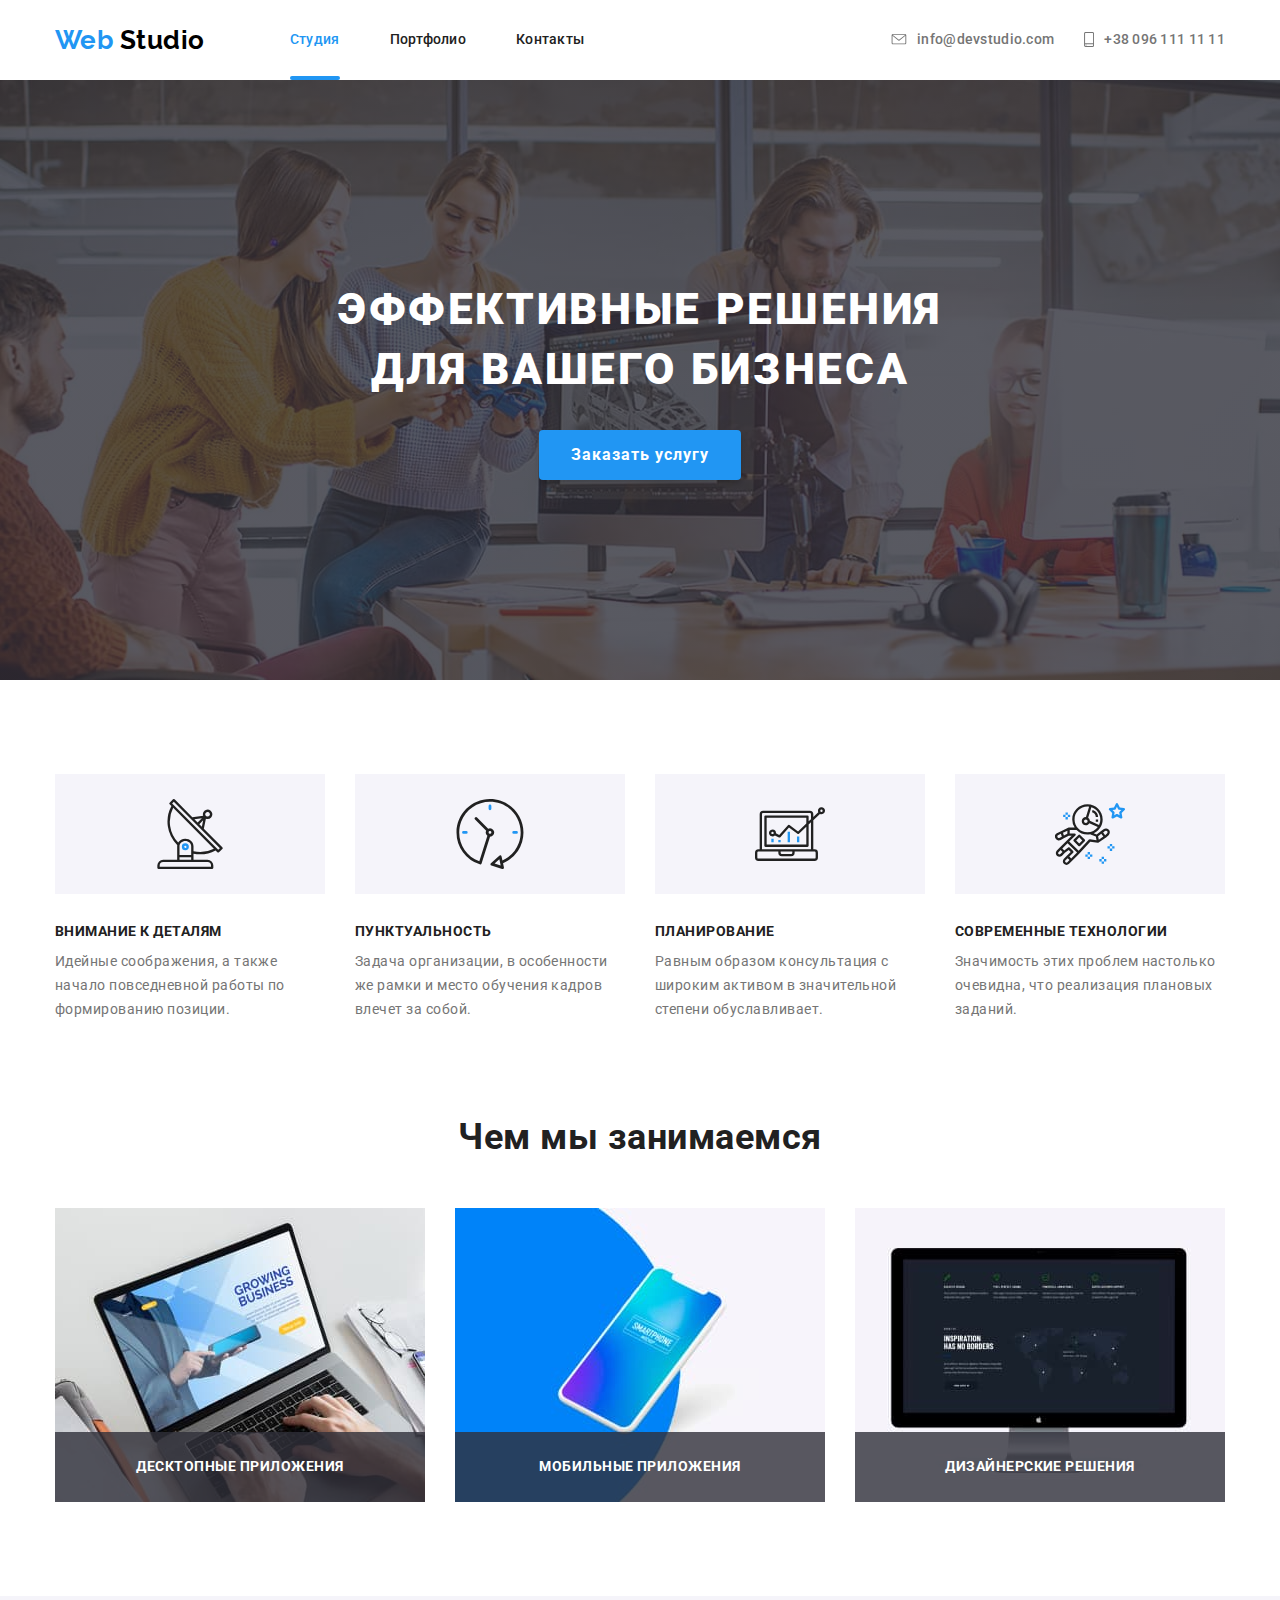
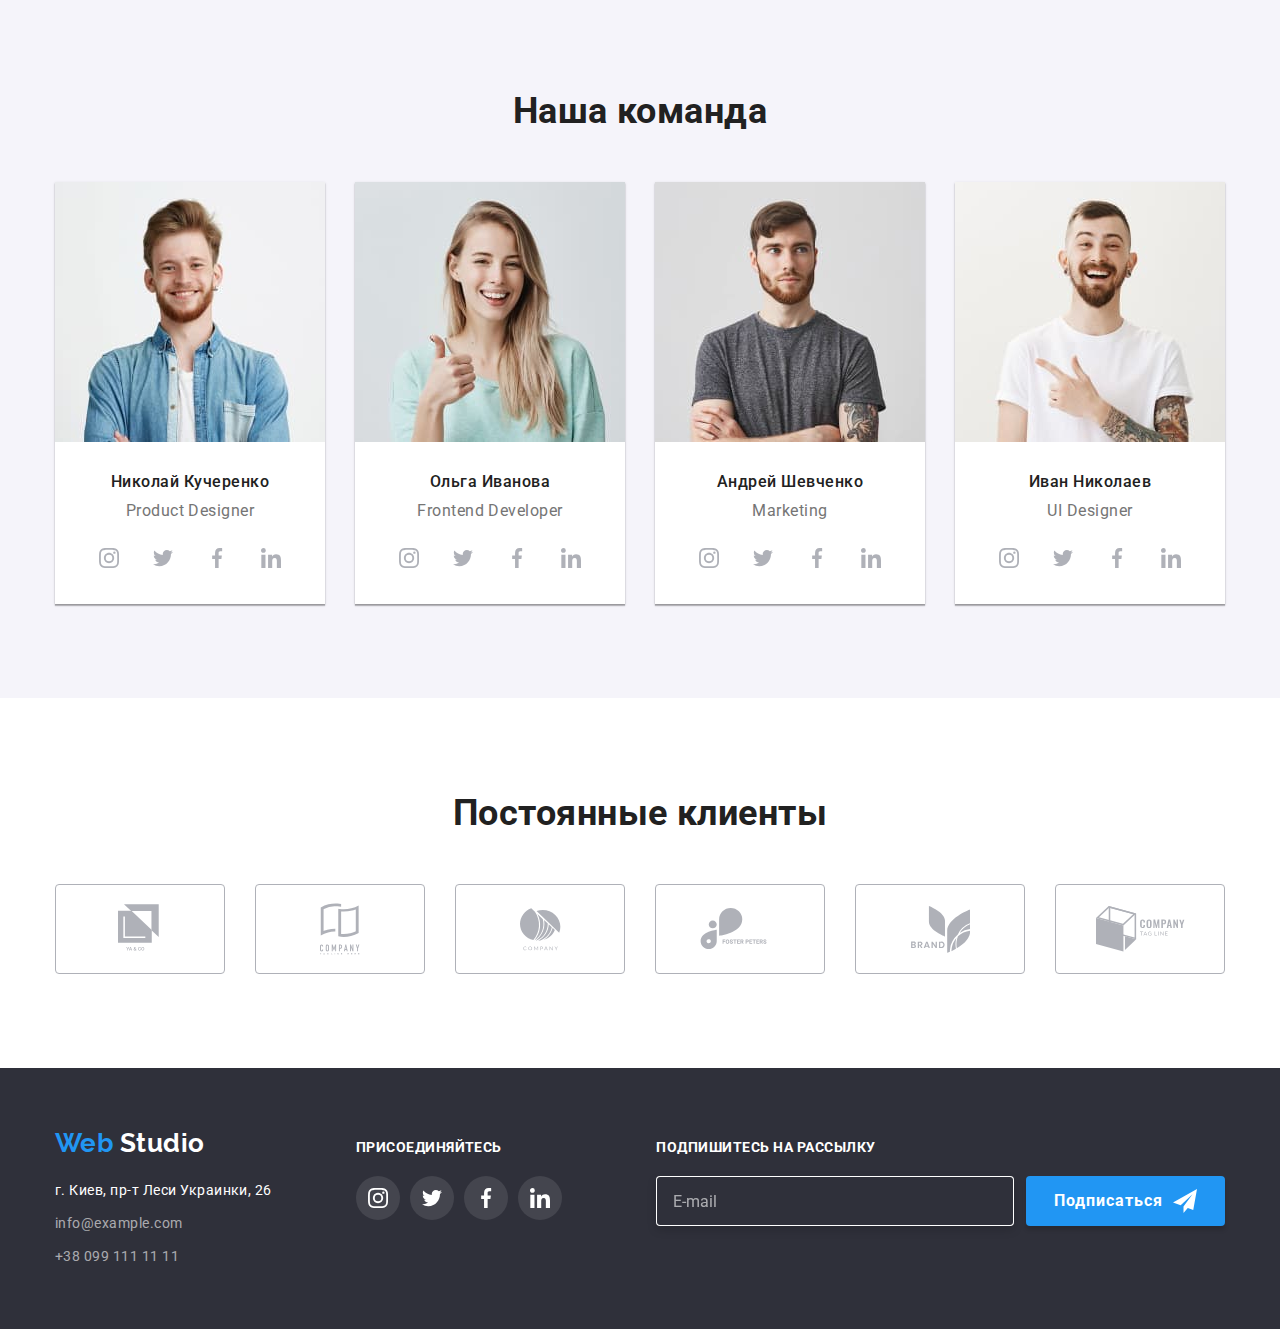
<file: index.html>
<!DOCTYPE html>
<html lang="ru">
  <head>
    <meta charset="UTF-8" />
    <meta name="viewport" content="width=device-width, initial-scale=1.0" />
    <title lang="en">Web Studio</title>
    <link
      href="https://fonts.googleapis.com/css2?family=Roboto:wght@400;500;700;900&display=swap"
      rel="stylesheet"
    />
    <link
      rel="stylesheet"
      href="https://cdnjs.cloudflare.com/ajax/libs/modern-normalize/0.7.0/modern-normalize.min.css"
    />
    <link rel="stylesheet" href="./css/styles.css" />
  </head>

  <body>
    <!-- Шапка сайта -->
    <header class="header">
      <div class="container">
        <nav class="navigation">
          <a class="logo link" id="logo" href="./index.html" lang="en">
            <span class="logo-accent">Web</span> Studio
          </a>

          <ul class="navigation-list list">
            <li class="navigation-list-item">
              <a
                class="navigation-list-item-link link current"
                href="./index.html"
                target="_blank"
                rel="noreferrer noopener"
                >Студия</a
              >
            </li>
            <li class="navigation-list-item">
              <a
                class="navigation-list-item-link link"
                href="./portfolio.html"
                target="_blank"
                rel="noreferrer noopener"
                >Портфолио</a
              >
            </li>
            <li class="navigation-list-item">
              <a
                class="navigation-list-item-link link"
                href=""
                target="_blank"
                rel="noreferrer noopener"
                >Контакты</a
              >
            </li>
          </ul>
        </nav>

        <ul class="header-address-list list">
          <li class="header-address-list-item">
            <address class="address">
              <a
                class="header-address-list-item-link link"
                href="mailto:info@devstudio.com"
                aria-label="Отправить письмо"
              >
                <svg class="icon-address envelope">
                  <use href="./images/sprite.svg#icon-envelope"></use>
                </svg>
                info@devstudio.com
              </a>
            </address>
          </li>
          <li class="header-address-list-item">
            <address class="address">
              <a
                class="header-address-list-item-link link"
                href="tel:+380961111111"
                aria-label="Позвонить"
              >
                <svg class="icon-address smartphone">
                  <use href="./images/sprite.svg#icon-smartphone"></use>
                </svg>
                +38 096 111 11 11
              </a>
            </address>
          </li>
        </ul>
      </div>
    </header>

    <main>
      <!-- Секция Герой -->
      <section class="hero">
        <div class="container">
          <h1 class="hero-title">
            Эффективные решения <br />
            для вашего бизнеса
          </h1>
          <button class="modal-btn" type="button" data-modal-open>
            Заказать услугу
          </button>
        </div>
      </section>

      <!-- Особенности -->
      <section class="features">
        <div class="container">
          <h2 class="visually-hidden">Особенности</h2>
          <ul class="features-list list">
            <li class="features-list-item">
              <div class="features-icon-box">
                <svg class="icon-features">
                  <use href="./images/sprite.svg#icon-antenna1"></use>
                </svg>
              </div>
              <h3 class="features-subtitle">Внимание к деталям</h3>
              <p class="features-description">
                Идейные соображения, а также начало повседневной работы по
                формированию позиции.
              </p>
            </li>

            <li class="features-list-item">
              <div class="features-icon-box">
                <svg class="icon-features">
                  <use href="./images/sprite.svg#icon-clock2"></use>
                </svg>
              </div>
              <h3 class="features-subtitle">Пунктуальность</h3>
              <p class="features-description">
                Задача организации, в особенности же рамки и место обучения
                кадров влечет за собой.
              </p>
            </li>

            <li class="features-list-item">
              <div class="features-icon-box">
                <svg class="icon-features">
                  <use href="./images/sprite.svg#icon-diagram3"></use>
                </svg>
              </div>
              <h3 class="features-subtitle">Планирование</h3>
              <p class="features-description">
                Равным образом консультация с широким активом в значительной
                степени обуславливает.
              </p>
            </li>

            <li class="features-list-item">
              <div class="features-icon-box">
                <svg class="icon-features">
                  <use href="./images/sprite.svg#icon-astronaut4"></use>
                </svg>
              </div>
              <h3 class="features-subtitle">Современные технологии</h3>
              <p class="features-description">
                Значимость этих проблем настолько очевидна, что реализация
                плановых заданий.
              </p>
            </li>
          </ul>
        </div>
      </section>

      <!-- Деятельность -->
      <section class="activity section">
        <div class="container">
          <h2 class="title">Чем мы занимаемся</h2>
          <ul class="activity-list list">
            <li class="activity-list-item">
              <img
                class="activity-list-item-img"
                src="./images/img-activity/activity-1.jpg"
                alt="Кто-то печатает на ноутбуке"
                width="370"
                height="294"
              />
              <p class="activity-list-item-description">
                Десктопные приложения
              </p>
            </li>

            <li class="activity-list-item">
              <img
                class="activity-list-item-img"
                src="./images/img-activity/activity-2.jpg"
                alt="Смартфон на бело-голубом фоне"
                width="370"
                height="294"
              />
              <p class="activity-list-item-description">Мобильные приложения</p>
            </li>

            <li class="activity-list-item">
              <img
                class="activity-list-item-img"
                src="./images/img-activity/activity-3.jpg"
                alt="Монитор"
                width="370"
                height="294"
              />
              <p class="activity-list-item-description">Дизайнерские решения</p>
            </li>
          </ul>
        </div>
      </section>

      <!-- Команда -->
      <section class="team section">
        <div class="container">
          <h2 class="title">Наша команда</h2>
          <ul class="team-list list">
            <li class="team-list-item">
              <img
                class="team-list-item-img"
                src="./images/img-team/worker-1.jpg"
                alt="Участник команды"
                width="270"
                height="260"
              />
              <div class="team-list-item-info">
                <h3 class="team-list-item-name">
                  Николай Кучеренко
                </h3>
                <p class="team-list-item-position" lang="en">
                  Product Designer
                </p>
                <ul class="social-list list">
                  <li class="social-list-item">
                    <a
                      class="social-list-item-link link"
                      href=""
                      aria-label="Инстаграм"
                    >
                      <svg class="social-list-icon">
                        <use href="./images/sprite.svg#icon-instagram"></use>
                      </svg>
                    </a>
                  </li>
                  <li class="social-list-item">
                    <a
                      class="social-list-item-link link"
                      href=""
                      aria-label="Твиттер"
                    >
                      <svg class="social-list-icon">
                        <use href="./images/sprite.svg#icon-twitter"></use>
                      </svg>
                    </a>
                  </li>
                  <li class="social-list-item">
                    <a
                      class="social-list-item-link link"
                      href=""
                      aria-label="Фейсбук"
                    >
                      <svg class="social-list-icon">
                        <use href="./images/sprite.svg#icon-facebook"></use>
                      </svg>
                    </a>
                  </li>
                  <li class="social-list-item">
                    <a
                      class="social-list-item-link link"
                      href=""
                      aria-label="Линкедин"
                    >
                      <svg class="social-list-icon">
                        <use href="./images/sprite.svg#icon-linkedin"></use>
                      </svg>
                    </a>
                  </li>
                </ul>
              </div>
            </li>

            <li class="team-list-item">
              <img
                class="team-list-item-img"
                src="./images/img-team/worker-2.jpg"
                alt="Участник команды"
                width="270"
                height="260"
              />
              <div class="team-list-item-info">
                <h3 class="team-list-item-name">Ольга Иванова</h3>
                <p class="team-list-item-position" lang="en">
                  Frontend Developer
                </p>
                <ul class="social-list list">
                  <li class="social-list-item">
                    <a
                      class="social-list-item-link link"
                      href=""
                      aria-label="Инстаграм"
                    >
                      <svg class="social-list-icon">
                        <use href="./images/sprite.svg#icon-instagram"></use>
                      </svg>
                    </a>
                  </li>
                  <li class="social-list-item">
                    <a
                      class="social-list-item-link link"
                      href=""
                      aria-label="Твиттер"
                    >
                      <svg class="social-list-icon">
                        <use href="./images/sprite.svg#icon-twitter"></use>
                      </svg>
                    </a>
                  </li>
                  <li class="social-list-item">
                    <a
                      class="social-list-item-link link"
                      href=""
                      aria-label="Фейсбук"
                    >
                      <svg class="social-list-icon">
                        <use href="./images/sprite.svg#icon-facebook"></use>
                      </svg>
                    </a>
                  </li>
                  <li class="social-list-item">
                    <a
                      class="social-list-item-link link"
                      href=""
                      aria-label="Линкедин"
                    >
                      <svg class="social-list-icon">
                        <use href="./images/sprite.svg#icon-linkedin"></use>
                      </svg>
                    </a>
                  </li>
                </ul>
              </div>
            </li>

            <li class="team-list-item">
              <img
                class="team-list-item-img"
                src="./images/img-team/worker-3.jpg"
                alt="Участник команды"
                width="270"
                height="260"
              />
              <div class="team-list-item-info">
                <h3 class="team-list-item-name">Андрей Шевченко</h3>
                <p class="team-list-item-position" lang="en">Marketing</p>
                <ul class="social-list list">
                  <li class="social-list-item">
                    <a
                      class="social-list-item-link link"
                      href=""
                      aria-label="Инстаграм"
                    >
                      <svg class="social-list-icon">
                        <use href="./images/sprite.svg#icon-instagram"></use>
                      </svg>
                    </a>
                  </li>
                  <li class="social-list-item">
                    <a
                      class="social-list-item-link link"
                      href=""
                      aria-label="Твиттер"
                    >
                      <svg class="social-list-icon">
                        <use href="./images/sprite.svg#icon-twitter"></use>
                      </svg>
                    </a>
                  </li>
                  <li class="social-list-item">
                    <a
                      class="social-list-item-link link"
                      href=""
                      aria-label="Фейсбук"
                    >
                      <svg class="social-list-icon">
                        <use href="./images/sprite.svg#icon-facebook"></use>
                      </svg>
                    </a>
                  </li>
                  <li class="social-list-item">
                    <a
                      class="social-list-item-link link"
                      href=""
                      aria-label="Линкедин"
                    >
                      <svg class="social-list-icon">
                        <use href="./images/sprite.svg#icon-linkedin"></use>
                      </svg>
                    </a>
                  </li>
                </ul>
              </div>
            </li>

            <li class="team-list-item">
              <img
                class="team-list-item-img"
                src="./images/img-team/worker-4.jpg"
                alt="Участник команды"
                width="270"
                height="260"
              />
              <div class="team-list-item-info">
                <h3 class="team-list-item-name">Иван Николаев</h3>
                <p class="team-list-item-position" lang="en">UI Designer</p>
                <ul class="social-list list">
                  <li class="social-list-item">
                    <a
                      class="social-list-item-link link"
                      href=""
                      aria-label="Инстаграм"
                    >
                      <svg class="social-list-icon">
                        <use href="./images/sprite.svg#icon-instagram"></use>
                      </svg>
                    </a>
                  </li>
                  <li class="social-list-item">
                    <a
                      class="social-list-item-link link"
                      href=""
                      aria-label="Твиттер"
                    >
                      <svg class="social-list-icon">
                        <use href="./images/sprite.svg#icon-twitter"></use>
                      </svg>
                    </a>
                  </li>
                  <li class="social-list-item">
                    <a
                      class="social-list-item-link link"
                      href=""
                      aria-label="Фейсбук"
                    >
                      <svg class="social-list-icon">
                        <use href="./images/sprite.svg#icon-facebook"></use>
                      </svg>
                    </a>
                  </li>
                  <li class="social-list-item">
                    <a
                      class="social-list-item-link link"
                      href=""
                      aria-label="Линкедин"
                    >
                      <svg class="social-list-icon">
                        <use href="./images/sprite.svg#icon-linkedin"></use>
                      </svg>
                    </a>
                  </li>
                </ul>
              </div>
            </li>
          </ul>
        </div>
      </section>

      <!-- Постоянные клиенты -->
      <section class="customers section">
        <div class="container">
          <h2 class="title">Постоянные клиенты</h2>
          <ul class="customers-list list">
            <li class="customers-list-item">
              <a
                class="customers-list-item-link link"
                href=""
                target="_blank"
                rel="noreferrer noopener"
                aria-label="Перейти на страницу клиента"
              >
                <svg class="icon-client-logo" width="45" height="50">
                  <use href="./images/sprite.svg#icon-client-logo-1"></use>
                </svg>
              </a>
            </li>

            <li class="customers-list-item">
              <a
                class="customers-list-item-link link"
                href=""
                target="_blank"
                rel="noreferrer noopener"
                aria-label="Перейти на страницу клиента"
              >
                <svg class="icon-client-logo" width="40" height="52">
                  <use href="./images/sprite.svg#icon-client-logo-2"></use>
                </svg>
              </a>
            </li>

            <li class="customers-list-item">
              <a
                class="customers-list-item-link link"
                href=""
                target="_blank"
                rel="noreferrer noopener"
                aria-label="Перейти на страницу клиента"
              >
                <svg class="icon-client-logo" width="41" height="43">
                  <use href="./images/sprite.svg#icon-client-logo-3"></use>
                </svg>
              </a>
            </li>

            <li class="customers-list-item">
              <a
                class="customers-list-item-link link"
                href=""
                target="_blank"
                rel="noreferrer noopener"
                aria-label="Перейти на страницу клиента"
              >
                <svg class="icon-client-logo" width="80" height="42">
                  <use href="./images/sprite.svg#icon-client-logo-4"></use>
                </svg>
              </a>
            </li>

            <li class="customers-list-item">
              <a
                class="customers-list-item-link link"
                href=""
                target="_blank"
                rel="noreferrer noopener"
                aria-label="Перейти на страницу клиента"
              >
                <svg class="icon-client-logo" width="59" height="47">
                  <use href="./images/sprite.svg#icon-client-logo-5"></use>
                </svg>
              </a>
            </li>

            <li class="customers-list-item">
              <a
                class="customers-list-item-link link"
                href=""
                target="_blank"
                rel="noreferrer noopener"
                aria-label="Перейти на страницу клиента"
              >
                <svg class="icon-client-logo" width="89" height="46">
                  <use href="./images/sprite.svg#icon-client-logo-6"></use>
                </svg>
              </a>
            </li>
          </ul>
        </div>
      </section>
    </main>

    <!-- Подвал -->
    <footer class="footer">
      <div class="container">
        <div class="footer-address-container holder">
          <a class="logo inverse link" href="#logo" lang="en">
            <span class="logo-accent">Web</span> Studio
          </a>
          <ul class="footer-address-list list">
            <li class="footer-address-list-item">
              <address class="address">
                <a
                  class="footer-address-list-item-link location link"
                  href="https://goo.gl/maps/a66H3d7SXyRUabzh9"
                  target="_blank"
                  rel="noreferrer noopener"
                >
                  г. Киев, пр-т Леси Украинки, 26
                </a>
              </address>
            </li>
            <li class="footer-address-list-item">
              <address class="address">
                <a
                  class="footer-address-list-item-link link"
                  href="mailto:info@example.com"
                  >info@example.com</a
                >
              </address>
            </li>
            <li class="footer-address-list-item">
              <address class="address">
                <a
                  class="footer-address-list-item-link link"
                  href="tel:+380991111111"
                  >+38 099 111 11 11</a
                >
              </address>
            </li>
          </ul>
        </div>

        <div class="footer-social-list-container holder">
          <b class="text">присоединяйтесь</b>
          <ul class="social-list list">
            <li class="social-list-item">
              <a
                class="social-list-item-link link"
                href=""
                aria-label="Инстаграм"
              >
                <svg class="social-list-icon">
                  <use href="./images/sprite.svg#icon-instagram"></use>
                </svg>
              </a>
            </li>
            <li class="social-list-item">
              <a
                class="social-list-item-link link"
                href=""
                aria-label="Твиттер"
              >
                <svg class="social-list-icon">
                  <use href="./images/sprite.svg#icon-twitter"></use>
                </svg>
              </a>
            </li>
            <li class="social-list-item">
              <a
                class="social-list-item-link link"
                href=""
                aria-label="Фейсбук"
              >
                <svg class="social-list-icon">
                  <use href="./images/sprite.svg#icon-facebook"></use>
                </svg>
              </a>
            </li>
            <li class="social-list-item">
              <a
                class="social-list-item-link link"
                href=""
                aria-label="Линкедин"
              >
                <svg class="social-list-icon">
                  <use href="./images/sprite.svg#icon-linkedin"></use>
                </svg>
              </a>
            </li>
          </ul>
        </div>

        <div class="footer-form-container holder">
          <b class="text">подпишитесь на рассылку</b>
          <form class="footer-form">
            <input
              class="footer-form-input"
              type="email"
              name="email"
              placeholder="E-mail"
              required
            />
            <button class="modal-btn" type="submit">
              <span class="subscribe">Подписаться</span>
              <svg class="icon-send" width="24" height="24">
                <use href="./images/sprite.svg#icon-send"></use>
              </svg>
            </button>
          </form>
        </div>
      </div>
    </footer>

    <!-- Модальное окно -->
    <div class="backdrop is-hidden" data-modal>
      <div class="modal">
        <button class="button-close" type="button" data-modal-close>
          <svg class="modal-form-icon-close" width="18" height="18">
            <use href="./images/sprite.svg#icon-close"></use>
          </svg>
        </button>

        <form action="#" class="modal-form">
          <b class="modal-form-text">
            Оставьте свои данные, мы вам перезвоним
          </b>

          <div class="form-field">
            <input
              class="modal-form-input"
              type="text"
              name="user-name"
              id="user-name"
              placeholder=" "
              required
            />
            <label class="modal-form-label" for="user-name">Имя</label>
            <svg class="modal-form-icon">
              <use href="./images/sprite.svg#icon-person"></use>
            </svg>
          </div>

          <div class="form-field">
            <input
              class="modal-form-input"
              type="tel"
              name="user-phone"
              id="user-phone"
              placeholder=" "
              required
            />
            <label class="modal-form-label" for="user-phone">Телефон</label>
            <svg class="modal-form-icon">
              <use href="./images/sprite.svg#icon-phone"></use>
            </svg>
          </div>

          <div class="form-field">
            <input
              class="modal-form-input"
              type="email"
              name="user-email"
              id="user-email"
              placeholder=" "
              required
            />
            <label class="modal-form-label" for="user-email">Почта</label>
            <svg class="modal-form-icon">
              <use href="./images/sprite.svg#icon-email"></use>
            </svg>
          </div>

          <div class="form-field-message">
            <textarea
              class="modal-form-message"
              name="user-message"
              id="user-message"
              placeholder=" "
            ></textarea>
            <label class="modal-message-label" for="user-message"
              >Комментарий</label
            >
          </div>

          <label class="modal-form-policy-label">
            <input
              class="modal-form-policy-input visually-hidden"
              type="checkbox"
              name="policy"
              value="accept-policy"
              required
            />
            <span class="modal-form-policy-icon-span">
              <svg class="modal-form-policy-icon" width="16" height="15">
                <use href="./images/sprite.svg#icon-check"></use>
              </svg>
            </span>
            <span class="modal-form-policy-desc"
              >Соглашаюсь с рассылкой и принимаю
              <a class="modal-form-policy-link" href="">Условия договора</a>
            </span>
          </label>

          <button class="form-btn modal-btn" type="submit">Отправить</button>
        </form>
      </div>
    </div>

    <script src="./js/modal.js"></script>
  </body>
</html>
</file>
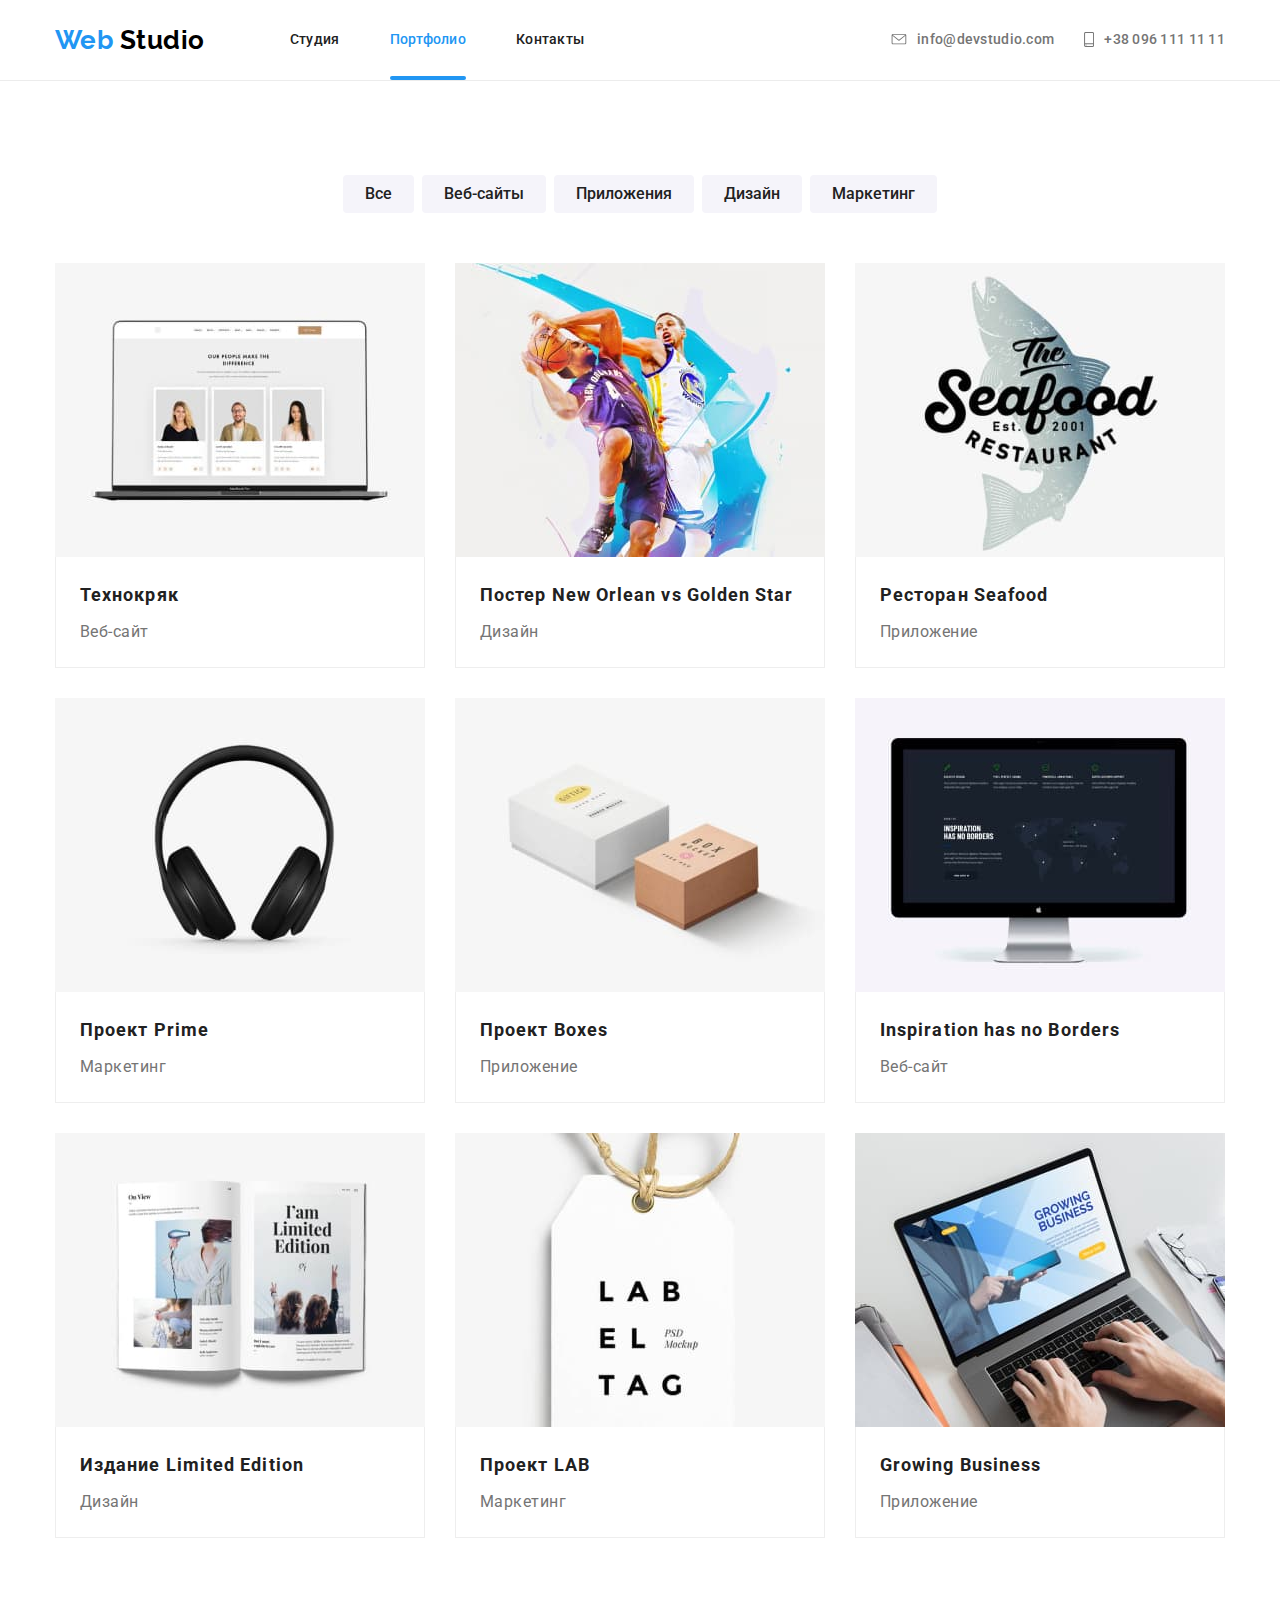
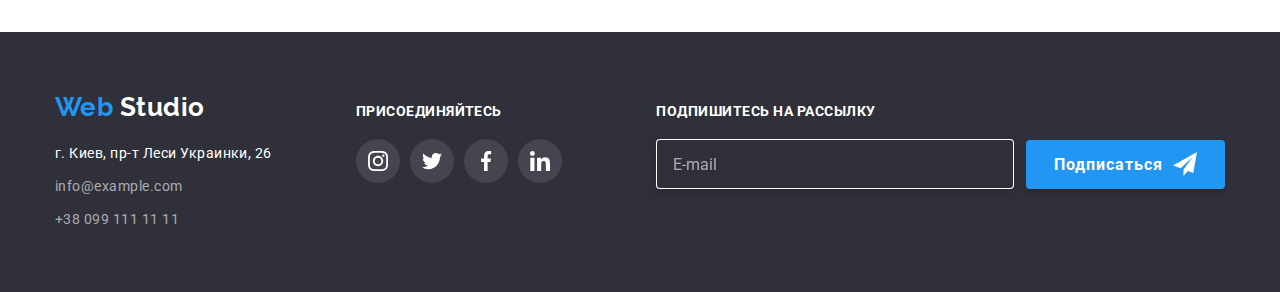
<file: portfolio.html>
<!DOCTYPE html>
<html lang="ru">
  <head>
    <meta charset="UTF-8" />
    <meta name="viewport" content="width=device-width, initial-scale=1.0" />
    <title>Портфолио</title>
    <link
      href="https://fonts.googleapis.com/css2?family=Roboto:wght@400;500;700;900&display=swap"
      rel="stylesheet"
    />
    <link
      rel="stylesheet"
      href="https://cdnjs.cloudflare.com/ajax/libs/modern-normalize/0.7.0/modern-normalize.min.css"
    />
    <link rel="stylesheet" href="./css/styles.css" />
  </head>

  <body>
    <!-- Шапка сайта -->
    <header class="header second-page">
      <div class="container">
        <nav class="navigation">
          <a class="logo link" id="logo" href="./index.html" lang="en">
            <span class="logo-accent">Web</span> Studio
          </a>

          <ul class="navigation-list list">
            <li class="navigation-list-item">
              <a
                class="navigation-list-item-link link"
                href="./index.html"
                target="_blank"
                rel="noreferrer noopener"
                >Студия</a
              >
            </li>
            <li class="navigation-list-item">
              <a
                class="navigation-list-item-link link current"
                href="./portfolio.html"
                target="_blank"
                rel="noreferrer noopener"
                >Портфолио</a
              >
            </li>
            <li class="navigation-list-item">
              <a
                class="navigation-list-item-link link"
                href=""
                target="_blank"
                rel="noreferrer noopener"
                >Контакты</a
              >
            </li>
          </ul>
        </nav>

        <ul class="header-address-list list">
          <li class="header-address-list-item">
            <address class="address">
              <a
                class="header-address-list-item-link link"
                href="mailto:info@devstudio.com"
                aria-label="Отправить письмо"
              >
                <svg class="icon-address envelope">
                  <use href="./images/sprite.svg#icon-envelope"></use>
                </svg>
                info@devstudio.com
              </a>
            </address>
          </li>
          <li class="header-address-list-item">
            <address class="address">
              <a
                class="header-address-list-item-link link"
                href="tel:+380961111111"
                aria-label="Позвонить"
              >
                <svg class="icon-address smartphone">
                  <use href="./images/sprite.svg#icon-smartphone"></use>
                </svg>
                +38 096 111 11 11
              </a>
            </address>
          </li>
        </ul>
      </div>
    </header>

    <main>
      <!-- Портфолио -->
      <section class="portfolio section">
        <div class="container">
          <h1 class="visually-hidden">Проекты студии</h1>
          <ul class="portfolio-list-btn list">
            <li class="portfolio-list-btn-item">
              <button class="portfolio-btn" type="button">Все</button>
            </li>
            <li class="portfolio-list-btn-item">
              <button class="portfolio-btn" type="button">Веб-сайты</button>
            </li>
            <li class="portfolio-list-btn-item">
              <button class="portfolio-btn" type="button">Приложения</button>
            </li>
            <li class="portfolio-list-btn-item">
              <button class="portfolio-btn" type="button">Дизайн</button>
            </li>
            <li class="portfolio-list-btn-item">
              <button class="portfolio-btn" type="button">Маркетинг</button>
            </li>
          </ul>

          <ul class="portfolio-list list">
            <li class="portfolio-list-item">
              <a
                class="portfolio-list-item-link link"
                href=""
                target="_blank"
                rel="noreferrer noopener"
              >
                <div class="portfolio-list-item-img-content">
                  <img
                    class="portfolio-list-item-img"
                    src="./images/portfolio/project-1.jpg"
                    alt="Фото людей на экране ноутбука"
                    width="370"
                    height="294"
                  />
                  <p class="portfolio-list-item-description">
                    Технокряк это современная площадка распространения
                    коронавируса. Компании используют эту платформу для
                    цифрового шпионажа и атак на защищённые сервера конкурентов.
                  </p>
                </div>
                <div class="portfolio-list-item-text-content">
                  <h2 class="portfolio-list-item-title">Технокряк</h2>
                  <p class="portfolio-list-item-name">Веб-сайт</p>
                </div>
              </a>
            </li>
            <li class="portfolio-list-item">
              <a
                class="portfolio-list-item-link link"
                href=""
                target="_blank"
                rel="noreferrer noopener"
              >
                <div class="portfolio-list-item-img-content">
                  <img
                    class="portfolio-list-item-img"
                    src="./images/portfolio/project-2.jpg"
                    alt="Два баскетболиста"
                    width="370"
                    height="294"
                  />
                  <p class="portfolio-list-item-description">
                    Технокряк это современная площадка распространения
                    коронавируса. Компании используют эту платформу для
                    цифрового шпионажа и атак на защищённые сервера конкурентов.
                  </p>
                </div>
                <div class="portfolio-list-item-text-content">
                  <h2 class="portfolio-list-item-title">
                    Постер <span lang="en">New Orlean vs Golden Star</span>
                  </h2>
                  <p class="portfolio-list-item-name">Дизайн</p>
                </div>
              </a>
            </li>
            <li class="portfolio-list-item">
              <a
                class="portfolio-list-item-link link"
                href=""
                target="_blank"
                rel="noreferrer noopener"
              >
                <div class="portfolio-list-item-img-content">
                  <img
                    class="portfolio-list-item-img"
                    src="./images/portfolio/project-3.jpg"
                    alt="Рыба с надписью"
                    width="370"
                    height="294"
                  />
                  <p class="portfolio-list-item-description">
                    Технокряк это современная площадка распространения
                    коронавируса. Компании используют эту платформу для
                    цифрового шпионажа и атак на защищённые сервера конкурентов.
                  </p>
                </div>
                <div class="portfolio-list-item-text-content">
                  <h2 class="portfolio-list-item-title">
                    Ресторан <span lang="en">Seafood</span>
                  </h2>
                  <p class="portfolio-list-item-name">Приложение</p>
                </div>
              </a>
            </li>
            <li class="portfolio-list-item">
              <a
                class="portfolio-list-item-link link"
                href=""
                target="_blank"
                rel="noreferrer noopener"
              >
                <div class="portfolio-list-item-img-content">
                  <img
                    class="portfolio-list-item-img"
                    src="./images/portfolio/project-4.jpg"
                    alt="Наушники"
                    width="370"
                    height="294"
                  />
                  <p class="portfolio-list-item-description">
                    Технокряк это современная площадка распространения
                    коронавируса. Компании используют эту платформу для
                    цифрового шпионажа и атак на защищённые сервера конкурентов.
                  </p>
                </div>
                <div class="portfolio-list-item-text-content">
                  <h2 class="portfolio-list-item-title">
                    Проект <span lang="en">Prime</span>
                  </h2>
                  <p class="portfolio-list-item-name">Маркетинг</p>
                </div>
              </a>
            </li>
            <li class="portfolio-list-item">
              <a
                class="portfolio-list-item-link link"
                href=""
                target="_blank"
                rel="noreferrer noopener"
              >
                <div class="portfolio-list-item-img-content">
                  <img
                    class="portfolio-list-item-img"
                    src="./images/portfolio/project-5.jpg"
                    alt="Две коробки"
                    width="370"
                    height="294"
                  />
                  <p class="portfolio-list-item-description">
                    Технокряк это современная площадка распространения
                    коронавируса. Компании используют эту платформу для
                    цифрового шпионажа и атак на защищённые сервера конкурентов.
                  </p>
                </div>
                <div class="portfolio-list-item-text-content">
                  <h2 class="portfolio-list-item-title">
                    Проект <span lang="en">Boxes</span>
                  </h2>
                  <p class="portfolio-list-item-name">Приложение</p>
                </div>
              </a>
            </li>
            <li class="portfolio-list-item">
              <a
                class="portfolio-list-item-link link"
                href=""
                target="_blank"
                rel="noreferrer noopener"
              >
                <div class="portfolio-list-item-img-content">
                  <img
                    class="portfolio-list-item-img"
                    src="./images/portfolio/project-6.jpg"
                    alt="Монитор"
                    width="370"
                    height="294"
                  />
                  <p class="portfolio-list-item-description">
                    Технокряк это современная площадка распространения
                    коронавируса. Компании используют эту платформу для
                    цифрового шпионажа и атак на защищённые сервера конкурентов.
                  </p>
                </div>
                <div class="portfolio-list-item-text-content">
                  <h2 class="portfolio-list-item-title" lang="en">
                    Inspiration has no Borders
                  </h2>
                  <p class="portfolio-list-item-name">Веб-сайт</p>
                </div>
              </a>
            </li>
            <li class="portfolio-list-item">
              <a
                class="portfolio-list-item-link link"
                href=""
                target="_blank"
                rel="noreferrer noopener"
              >
                <div class="portfolio-list-item-img-content">
                  <img
                    class="portfolio-list-item-img"
                    src="./images/portfolio/project-7.jpg"
                    alt="Открытый журнал"
                    width="370"
                    height="294"
                  />
                  <p class="portfolio-list-item-description">
                    Технокряк это современная площадка распространения
                    коронавируса. Компании используют эту платформу для
                    цифрового шпионажа и атак на защищённые сервера конкурентов.
                  </p>
                </div>
                <div class="portfolio-list-item-text-content">
                  <h2 class="portfolio-list-item-title">
                    Издание <span lang="en">Limited Edition</span>
                  </h2>
                  <p class="portfolio-list-item-name">Дизайн</p>
                </div>
              </a>
            </li>
            <li class="portfolio-list-item">
              <a
                class="portfolio-list-item-link link"
                href=""
                target="_blank"
                rel="noreferrer noopener"
              >
                <div class="portfolio-list-item-img-content">
                  <img
                    class="portfolio-list-item-img"
                    src="./images/portfolio/project-8.jpg"
                    alt="Этикетка от одежды"
                    width="370"
                    height="294"
                  />
                  <p class="portfolio-list-item-description">
                    Технокряк это современная площадка распространения
                    коронавируса. Компании используют эту платформу для
                    цифрового шпионажа и атак на защищённые сервера конкурентов.
                  </p>
                </div>
                <div class="portfolio-list-item-text-content">
                  <h2 class="portfolio-list-item-title">
                    Проект <span lang="en">LAB</span>
                  </h2>
                  <p class="portfolio-list-item-name">Маркетинг</p>
                </div>
              </a>
            </li>
            <li class="portfolio-list-item">
              <a
                class="portfolio-list-item-link link"
                href=""
                target="_blank"
                rel="noreferrer noopener"
              >
                <div class="portfolio-list-item-img-content">
                  <img
                    class="portfolio-list-item-img"
                    src="./images/portfolio/project-9.jpg"
                    alt="Человек печатает на ноутбуке"
                    width="370"
                    height="294"
                  />
                  <p class="portfolio-list-item-description">
                    Технокряк это современная площадка распространения
                    коронавируса. Компании используют эту платформу для
                    цифрового шпионажа и атак на защищённые сервера конкурентов.
                  </p>
                </div>
                <div class="portfolio-list-item-text-content">
                  <h2 class="portfolio-list-item-title" lang="en">
                    Growing Business
                  </h2>
                  <p class="portfolio-list-item-name">Приложение</p>
                </div>
              </a>
            </li>
          </ul>
        </div>
      </section>
    </main>

    <!-- Подвал -->
    <footer class="footer">
      <div class="container">
        <div class="footer-address-container holder">
          <a class="logo inverse link" href="#logo" lang="en">
            <span class="logo-accent">Web</span> Studio
          </a>
          <ul class="footer-address-list list">
            <li class="footer-address-list-item">
              <address class="address">
                <a
                  class="footer-address-list-item-link location link"
                  href="https://goo.gl/maps/a66H3d7SXyRUabzh9"
                  target="_blank"
                  rel="noreferrer noopener"
                >
                  г. Киев, пр-т Леси Украинки, 26
                </a>
              </address>
            </li>
            <li class="footer-address-list-item">
              <address class="address">
                <a
                  class="footer-address-list-item-link link"
                  href="mailto:info@example.com"
                  >info@example.com</a
                >
              </address>
            </li>
            <li class="footer-address-list-item">
              <address class="address">
                <a
                  class="footer-address-list-item-link link"
                  href="tel:+380991111111"
                  >+38 099 111 11 11</a
                >
              </address>
            </li>
          </ul>
        </div>

        <div class="footer-social-list-container holder">
          <b class="text">присоединяйтесь</b>
          <ul class="social-list list">
            <li class="social-list-item">
              <a
                class="social-list-item-link link"
                href=""
                aria-label="Инстаграм"
              >
                <svg class="social-list-icon">
                  <use href="./images/sprite.svg#icon-instagram"></use>
                </svg>
              </a>
            </li>
            <li class="social-list-item">
              <a
                class="social-list-item-link link"
                href=""
                aria-label="Твиттер"
              >
                <svg class="social-list-icon">
                  <use href="./images/sprite.svg#icon-twitter"></use>
                </svg>
              </a>
            </li>
            <li class="social-list-item">
              <a
                class="social-list-item-link link"
                href=""
                aria-label="Фейсбук"
              >
                <svg class="social-list-icon">
                  <use href="./images/sprite.svg#icon-facebook"></use>
                </svg>
              </a>
            </li>
            <li class="social-list-item">
              <a
                class="social-list-item-link link"
                href=""
                aria-label="Линкедин"
              >
                <svg class="social-list-icon">
                  <use href="./images/sprite.svg#icon-linkedin"></use>
                </svg>
              </a>
            </li>
          </ul>
        </div>

        <div class="footer-form-container holder">
          <b class="text">подпишитесь на рассылку</b>
          <form class="footer-form">
            <input
              class="footer-form-input"
              type="email"
              name="email"
              placeholder="E-mail"
              required
            />
            <button class="modal-btn" type="submit">
              <span class="subscribe">Подписаться</span>
              <svg class="icon-send" width="24" height="24">
                <use href="./images/sprite.svg#icon-send"></use>
              </svg>
            </button>
          </form>
        </div>
      </div>
    </footer>
  </body>
</html>
</file>
<file: css/styles.css>
/* raleway-700 - latin */
@font-face {
  font-family: 'Raleway';
  font-style: normal;
  font-weight: 700;
  font-display: swap;
  src: local('Raleway Bold'), local('Raleway-Bold'),
    url('../fonts/raleway-v16-latin-700.woff2') format('woff2'),
    /* Chrome 26+, Opera 23+, Firefox 39+ */
      url('../fonts/raleway-v16-latin-700.woff') format('woff'); /* Chrome 6+, Firefox 3.6+, IE 9+, Safari 5.1+ */
}

:root {
  --main-font: 'Roboto', sans-serif;
  --secondary-font: 'Raleway', sans-serif;
  --primary-text-color: #757575;
  --secondary-text-color: #ffffff;
  --title-hero-color: #ffffff;
  --title-color: #212121;
  --navigation-color: #212121;
  --accent-color: #2196f3;
  --background-main-color: #ffffff;
  --background-secondary-color: #f5f4fa;
  --background-footer-color: #2f303a;
  --transition-timing-function: cubic-bezier(0.4, 0, 0.2, 1);
}

html {
  box-sizing: border-box;
}

*,
*::before,
*::after {
  box-sizing: inherit;
}

body {
  /* чтоб зафиксировать хедер */
  /* padding-top: 80px; */

  background-color: var(--background-main-color);
  font-family: var(--main-font);
  letter-spacing: 0.03em;
  color: var(--primary-text-color);
}

/* Универсальные */
.link {
  display: block;
  text-decoration: none;
}
.list {
  margin: 0;
  padding: 0;
  list-style: none;
}
.address {
  font-style: normal;
}
.container {
  margin-right: auto;
  margin-left: auto;
  width: 1200px;
  padding-right: 15px;
  padding-left: 15px;
  /* outline: 2px solid turquoise; */
}
h1,
h2,
h3,
h4,
h5,
h6 {
  margin-top: 0;
  margin-bottom: 0;
}

img {
  display: block;
  max-width: 100%;
  height: auto;
}
.section {
  padding-top: 94px;
  padding-bottom: 94px;
}
.visually-hidden {
  position: absolute !important;
  clip: rect(1px 1px 1px 1px); /* IE6, IE7 */
  clip: rect(1px, 1px, 1px, 1px);
  padding: 0 !important;
  border: 0 !important;
  height: 1px !important;
  width: 1px !important;
  overflow: hidden;
}

/* Логотип в шапке */
.logo {
  margin-right: 85px;

  font-family: var(--secondary-font);
  font-weight: 700;
  font-size: 26px;
  line-height: 1.19;
  color: #000000;

  transform: scale(1);
  transform-origin: bottom center;
  transition: transform 250ms var(--transition-timing-function),
    color 250ms var(--transition-timing-function);
}

.logo-accent {
  color: var(--accent-color);
  transition: color 250ms var(--transition-timing-function);
}
.logo:hover,
.logo:focus {
  color: var(--accent-color);

  transform: scale(1.1);
}

.logo:hover .logo-accent,
.logo:focus .logo-accent {
  color: #000000;
}

/* Шапка сайта */

/* чтоб зафиксировать хедер */
/* .header {
  position: fixed;
  top: 0;
  left: 0;
  width: 100%;
  min-height: 80px;

  background-color: inherit;
  z-index: 555;
} */

.header > .container,
.navigation,
.navigation-list {
  display: flex;
  align-items: center;
}
.navigation-list-item:not(:last-child) {
  margin-right: 50px;
}
.header-address-list-item:not(:last-child) {
  margin-right: 30px;
}
.header-address-list {
  display: flex;
  align-items: center;
  margin-left: auto;
}
.navigation-list-item .link,
.header-address-list-item .link {
  padding-top: 32px;
  padding-bottom: 32px;
}
.navigation-list-item-link,
.header-address-list-item-link {
  font-weight: 500;
  font-size: 14px;
  line-height: 1.14;
  letter-spacing: 0.02em;
  color: var(--navigation-color);

  transform: scale(1);
  transform-origin: bottom center;
  transition: transform 250ms var(--transition-timing-function),
    color 250ms var(--transition-timing-function);
}

.navigation-list-item-link:hover,
.navigation-list-item-link:focus,
.header-address-list-item-link:hover,
.header-address-list-item-link:focus {
  color: var(--accent-color);

  transform: scale(1.1);
}

.header-address-list-item-link {
  color: var(--primary-text-color);
}
.navigation-list-item-link.current {
  position: relative;
  /* padding-bottom: 0px; */

  color: var(--accent-color);
}
.navigation-list-item-link.current::after {
  content: '';
  display: block;

  position: absolute;
  bottom: 0;
  /* margin-top: 28px; */

  width: 100%;
  height: 4px;

  color: var(--accent-color);
  background-color: currentColor;
  border-radius: 2px;
}

.header-address-list-item-link {
  display: flex;
  align-items: center;
}
.icon-address {
  margin-right: 10px;
  fill: currentColor;
}
/* 2-ой способ чтоб иконка меняла цвет при наведении на ссылку */
/* .header-address-list-item-link:hover .icon-address {
  fill: var(--accent-color);
} */

.icon-address.envelope {
  width: 16px;
  height: 11px;
}
.icon-address.smartphone {
  width: 10px;
  height: 15px;
}

/* Секция Герой */
.hero {
  text-align: center;
  /* max-width: 1600px; */
  height: 600px;

  background-image: linear-gradient(
      rgba(47, 48, 58, 0.8),
      rgba(47, 48, 58, 0.8)
    ),
    url(../images/Hero.jpg);

  background-size: cover;
  background-position: center;
  background-repeat: no-repeat;
  background-color: rgba(47, 48, 58, 0.8);
}
.hero > .container {
  padding-top: 200px;
  padding-bottom: 200px;
}
.hero-title {
  margin-bottom: 30px;

  font-weight: 900;
  font-size: 44px;
  line-height: 1.36;
  letter-spacing: 0.06em;
  text-transform: uppercase;
  color: var(--title-hero-color);

  animation: zoomIn 1500ms linear;
}

@keyframes zoomIn {
  0% {
    opacity: 0;
    transform: scale3d(0.3, 0.3, 0.3);
  }
  100% {
    opacity: 1;
  }
}

.hero .modal-btn {
  padding: 10px 32px;
}

.modal-btn {
  font-weight: 700;
  font-size: 16px;
  line-height: 1.87;
  text-align: center;
  letter-spacing: 0.06em;
  color: var(--secondary-text-color);
  background-color: var(--accent-color);
  cursor: pointer;
  /* border-color: transparent; */
  border: none;

  box-shadow: 0px 4px 4px rgba(0, 0, 0, 0.15);
  border-radius: 4px;

  transform: scale(1);
  transform-origin: bottom center;
  transition: background-color 250ms var(--transition-timing-function),
    transform 250ms var(--transition-timing-function);

  outline: none;
}
.modal-btn:hover,
.modal-btn:focus {
  background-color: #188ce8;
  transform: scale(1.1);
}

/* Особенности */
.features {
  padding-top: 94px;
}
.features-list {
  display: flex;
  justify-content: space-between;
}
.features-list-item {
  width: 270px;
}
.features-list-item:not(:last-child) {
  margin-right: 30px;
}
.icon-features {
  width: 70px;
  height: 70px;
}

.features-icon-box:hover .icon-features {
  animation-name: rotateIn;
  animation-duration: 1000ms;
}

@keyframes rotateIn {
  0% {
    transform: rotate3d(0, 0, 1, -200deg);
    opacity: 0;
  }
  100% {
    transform: translate3d(0, 0, 0);
    opacity: 1;
  }
}

.features-icon-box {
  padding: 25px 100px;
  margin-bottom: 30px;

  height: 120px;
  background-color: var(--background-secondary-color);
}
.features-subtitle {
  margin-bottom: 10px;

  font-weight: 700;
  font-size: 14px;
  line-height: 1.14;
  text-transform: uppercase;
  color: var(--title-color);
}
.features-description {
  margin-top: 0;
  margin-bottom: 0;

  font-weight: 400;
  font-size: 14px;
  line-height: 1.71;
}

/* Деятельность */
.activity-list {
  display: flex;
  justify-content: space-between;
}
.activity-list-item {
  position: relative;

  width: calc((100% - 60px) / 3);
}
.activity-list-item:not(:last-child) {
  margin-right: 30px;
}
.title {
  margin-bottom: 50px;

  font-weight: 700;
  font-size: 36px;
  line-height: 1.17;
  text-align: center;
  color: var(--title-color);
}

.activity-list-item-description {
  position: absolute;
  bottom: 0;
  width: 100%;
  /* right: 0;
  left: 0; */

  margin-top: 0;
  margin-bottom: 0;
  padding-top: 27px;
  padding-bottom: 27px;

  font-weight: 700;
  font-size: 14px;
  line-height: 1.14;
  text-align: center;
  text-transform: uppercase;
  color: var(--secondary-text-color);
  background-color: rgba(47, 48, 58, 0.8);
}

/* Команда */

.team {
  background-color: var(--background-secondary-color);
}
.team-list {
  display: flex;
  justify-content: space-between;
}
.team-list-item {
  background-color: var(--background-main-color);
  box-shadow: 0px 2px 1px rgba(0, 0, 0, 0.2), 0px 1px 1px rgba(0, 0, 0, 0.14),
    0px 1px 3px rgba(0, 0, 0, 0.12);
}
.team-list-item:not(:last-child) {
  margin-right: 30px;
}
.team-list-item-info {
  padding-top: 30px;
  padding-right: 32px;
  padding-bottom: 24px;
  padding-left: 32px;

  overflow: hidden;
}

.team-list-item-name {
  margin-bottom: 10px;
}

.team-list-item:hover .team-list-item-name {
  animation: fadeInLeft 1000ms;
}

.team-list-item:hover .team-list-item-position {
  animation: fadeInRight 1000ms;
}

@keyframes fadeInLeft {
  0% {
    opacity: 0;
    transform: translate3d(-100%, 0, 0);
  }
  100% {
    opacity: 1;
    transform: translate3d(0, 0, 0);
  }
}

@keyframes fadeInRight {
  0% {
    opacity: 0;
    transform: translate3d(100%, 0, 0);
  }
  100% {
    opacity: 1;
    transform: translate3d(0, 0, 0);
  }
}

.team-list-item-name,
.team-list-item-position {
  font-weight: 500;
  font-size: 16px;
  line-height: 1.19;
  text-align: center;
  color: var(--title-color);
}
.team-list-item-position {
  margin-top: 0;
  margin-bottom: 16px;

  font-weight: 400;
  color: var(--primary-text-color);
}

.social-list {
  display: flex;
  justify-content: space-between;
}
.social-list-item:not(:last-child) {
  margin-right: 10px;
}
.social-list-item-link {
  /* display: flex;
  justify-content: center;
  align-items: center; */
  padding: 12px;
  width: 44px;
  height: 44px;
  color: #afb1b8;
  background-color: var(--background-main-color);
  border-radius: 50%;

  transition: background-color 250ms var(--transition-timing-function),
    color 250ms var(--transition-timing-function);
}
.social-list-item-link:hover,
.social-list-item-link:focus {
  color: #ffffff;
  background-color: var(--accent-color);
}
.social-list-icon {
  width: 20px;
  height: 20px;
  fill: currentColor;
}
.social-list-icon:hover,
.social-list-icon:focus {
  fill: currentColor;
}

/* Постоянные клиенты */
.customers-list {
  display: flex;
  justify-content: space-between;
}
.customers-list-item-link {
  display: flex;
  justify-content: center;
  align-items: center;

  border: 1px solid #afb1b8;
  border-radius: 4px;

  width: 170px;
  height: 90px;
  color: #afb1b8;

  transition: color 250ms var(--transition-timing-function),
    border 250ms var(--transition-timing-function);
}
.customers-list-item-link:hover,
.customers-list-item-link:focus {
  color: var(--accent-color);
  border: 1px solid var(--accent-color);
}

.customers-list-item:not(:last-child) {
  margin-right: 30px;
}
.icon-client-logo {
  fill: currentColor;
}
.icon-client-logo:hover,
.icon-client-logo:focus {
  fill: currentColor;
}

.customers-list-item-link:hover .icon-client-logo,
.customers-list-item-link:focus .icon-client-logo {
  animation: swing 1500ms;
  transform-origin: top center;
}

@keyframes swing {
  20% {
    transform: rotate3d(0, 0, 1, 15deg);
  }
  40% {
    transform: rotate3d(0, 0, 1, -10deg);
  }
  60% {
    transform: rotate3d(0, 0, 1, 5deg);
  }
  80% {
    transform: rotate3d(0, 0, 1, -5deg);
  }
  100% {
    transform: rotate3d(0, 0, 1, 0deg);
  }
}

/* Логотип в подвале */
.logo.inverse {
  margin-bottom: 20px;
  margin-right: 0;

  color: #ffffff;

  transform-origin: top left;
}
.logo.inverse:hover,
.logo.inverse:focus {
  color: var(--accent-color);
}
.logo.inverse:hover .logo-accent,
.logo.inverse:focus .logo-accent {
  color: #ffffff;
}

/* Подвал */
.footer {
  padding-top: 60px;
  padding-bottom: 60px;
}
.footer > .container {
  display: flex;
  justify-content: space-between;
  align-items: baseline;
}
.footer-address-container,
.footer-social-list-container {
  flex-basis: 25%;
}
.footer-form-container {
  flex-basis: 50%;
}
.footer .holder:not(:last-child) {
  margin-right: 30px;
}

.footer {
  background-color: var(--background-footer-color);
}
.footer-address-list-item:not(:last-child) {
  margin-bottom: 9px;
}
.footer-address-list-item-link {
  font-weight: 400;
  font-size: 14px;
  line-height: 1.71;
  color: rgba(255, 255, 255, 0.6);

  transform: scale(1);
  transform-origin: top left;
  transition: transform 250ms var(--transition-timing-function),
    color 250ms var(--transition-timing-function);
}

.footer-address-list-item-link.location {
  color: var(--secondary-text-color);
}
.footer-address-list-item-link:hover,
.footer-address-list-item-link:focus {
  color: var(--accent-color);

  transform: scale(1.1);
}

.footer .social-list {
  width: 206px;
}
.footer-social-list-container .text,
.footer-form-container .text {
  display: block;
  margin-bottom: 20px;

  font-weight: 700;
  font-size: 14px;
  line-height: 1.14;
  text-transform: uppercase;
  color: var(--secondary-text-color);
}

.footer .social-list-item-link {
  border-radius: 50%;
  background-color: rgba(255, 255, 255, 0.1);
}
.footer .social-list-item-link:hover,
.footer .social-list-item-link:focus {
  background-color: var(--accent-color);
}
.footer .social-list-icon {
  fill: #ffffff;
}

.footer-form {
  display: flex;
  align-items: center;

  color: #ffffff;
}

.footer-form-input {
  margin-right: 12px;
  padding: 15px 16px;

  width: 358px;
  height: 50px;

  font-weight: 400;
  font-size: 16px;
  line-height: 1.25;

  border: 1px solid rgba(255, 255, 255, 0.3);
  filter: drop-shadow(0px 4px 4px rgba(0, 0, 0, 0.15));
  border-radius: 4px;

  -webkit-text-fill-color: #ffffff;
  box-shadow: inset 0 0 0 50px var(--background-footer-color);
  outline: none;

  caret-color: rgba(255, 255, 255, 0.6);

  /* color: inherit; */
  /* background-color: inherit; */

  /* градиент в инпуте */
  /* background-color: #b0b3ba;
  box-shadow: inset 0 200px 200px -100px var(--background-footer-color); */
}

/* эксперементы с тенью =) */
/* .footer-form-input:hover,
.footer-form-input:focus {
  box-shadow: 0 0 25px 0 var(--accent-color),
    inset 0 200px 200px -100px var(--background-footer-color);

  inset 0 0 0 50px var(--background-footer-color);
} */

.footer-form-input:valid {
  border: 1px solid var(--accent-color);
}

.footer-form-input:invalid:not(:placeholder-shown) {
  border: 1px solid #ff0000;
}

.footer-form-input::placeholder {
  -webkit-text-fill-color: rgba(255, 255, 255, 0.6);
  color: rgba(255, 255, 255, 0.6);
}

.footer .modal-btn {
  display: flex;
  align-items: center;
  padding: 10px 28px;

  transform-origin: top left;
}
.subscribe {
  margin-right: 10px;
}
/* пробный способ вставить иконку через псевдо */
/* .subscribe::after {
  content: '';
  display: inline-block;
  background-image: url(../images/icon-send.svg);
  background-size: contain;
  background-position: center;
  background-repeat: no-repeat;
  width: 24px;
  height: 24px;
  margin-left: 10px;
  vertical-align: middle;
} */

/* Портфолио */
.header.second-page {
  border-bottom: 1px solid #ececec;
}

.portfolio-list-btn {
  display: flex;
  justify-content: center;
}
.portfolio-list-btn {
  margin-bottom: 50px;
}
.portfolio-list-btn-item:not(:last-child) {
  margin-right: 8px;
}
.portfolio-btn {
  padding-top: 6px;
  padding-right: 22px;
  padding-bottom: 6px;
  padding-left: 22px;

  font-weight: 500;
  font-size: 16px;
  line-height: 1.62;
  text-align: center;
  color: var(--navigation-color);
  background-color: var(--background-secondary-color);
  border-radius: 4px;
  cursor: pointer;
  /* border-color: transparent; */
  border: none;

  transform: scale(1);
  transform-origin: bottom center;
  transition: transform 250ms var(--transition-timing-function),
    color 250ms var(--transition-timing-function),
    background-color 250ms var(--transition-timing-function),
    box-shadow 250ms var(--transition-timing-function);

  outline: none;
}

.portfolio-btn:hover,
.portfolio-btn:focus {
  color: var(--secondary-text-color);
  background-color: var(--accent-color);
  box-shadow: 0px 2px 2px rgba(0, 0, 0, 0.12), 0px 1px 2px rgba(0, 0, 0, 0.08),
    0px 3px 1px rgba(0, 0, 0, 0.1);
  transform: scale(1.1);
}

.portfolio-list {
  display: flex;
  flex-wrap: wrap;
}
.portfolio-list-item {
  width: calc((100% - 60px) / 3);
  margin-right: 30px;
  margin-bottom: 30px;

  transition: box-shadow 250ms var(--transition-timing-function);
}
.portfolio-list-item:nth-child(3n) {
  margin-right: 0;
}
.portfolio-list-item:nth-last-child(-n + 3) {
  margin-bottom: 0;
}

/* 1 альтернативный способ позиционирования работ в портфолио
.portfolio-list-item {
  width: 370px;
  margin-right: 30px;
  margin-bottom: 30px;
}
.portfolio-list-item:nth-child(3n) {
  margin-right: 0;
}
.portfolio-list-item:nth-last-child(-n + 3) {
  margin-bottom: 0;
} */

/* 2 альтернативный способ позиционирования работ в портфолио 
.portfolio-list-item {
  width: 370px;
}
.portfolio-list-item:not(:nth-child(3n)) {
  margin-right: 30px;
}
.portfolio-list-item:not(:nth-last-child(-n + 3)) {
  margin-bottom: 30px;
} */

.portfolio-list-item-img-content {
  position: relative;

  overflow: hidden;
}

.portfolio-list-item-text-content {
  padding: 20px 24px;
  border-right: 1px solid #eeeeee;
  border-bottom: 1px solid #eeeeee;
  border-left: 1px solid #eeeeee;
}
.portfolio-list-item-title {
  margin-bottom: 4px;

  font-weight: 700;
  font-size: 18px;
  line-height: 2;
  letter-spacing: 0.06em;
  color: var(--title-color);
}
.portfolio-list-item-name {
  margin-top: 0;
  margin-bottom: 0;

  font-weight: 400;
  font-size: 16px;
  line-height: 1.87;
  color: var(--primary-text-color);
}
.portfolio-list-item-description {
  position: absolute;
  top: 100%;
  /* альтернативный вариант вместо top: 100%; и тогда изменить при ховере ниже на transform: translateY(0); */
  /* transform: translateY(100%); */
  left: 0;

  width: 100%;
  height: 100%;

  margin-top: 0;
  margin-bottom: 0;
  padding: 63px 24px;

  font-weight: 400;
  font-size: 18px;
  line-height: 1.56;
  color: var(--secondary-text-color);
  background-color: rgba(33, 150, 243, 0.9);

  transition: transform 250ms var(--transition-timing-function);
}

.portfolio-list-item-link:hover .portfolio-list-item-description,
.portfolio-list-item-link:focus .portfolio-list-item-description {
  transform: translateY(-100%);
  /* альтернативный вариант transform: translateY(0); если выше указали transform: translateY(100%); */
}

.portfolio-list-item:hover,
.portfolio-list-item:focus {
  box-shadow: 1px 4px 6px rgba(0, 0, 0, 0.16), 0px 4px 4px rgba(0, 0, 0, 0.06),
    0px 1px 1px rgba(0, 0, 0, 0.12);
}

/* Модальное окно */
.backdrop {
  position: fixed;
  top: 0;
  left: 0;
  width: 100%;
  height: 100%;
  background-color: rgba(0, 0, 0, 0.2);

  transition: opacity 500ms var(--transition-timing-function),
    visibility 500ms var(--transition-timing-function);
}

.backdrop.is-hidden {
  opacity: 0;
  visibility: hidden;
  pointer-events: none;
}

.modal {
  position: absolute;
  top: 50%;
  left: 50%;
  transform: translate(-50%, -50%);
  text-align: center;

  padding: 40px;

  width: 528px;
  height: 581px;
  background-color: #ffffff;
  color: #212121;
  box-shadow: 0px 1px 3px rgba(0, 0, 0, 0.12), 0px 1px 1px rgba(0, 0, 0, 0.14),
    0px 2px 1px rgba(0, 0, 0, 0.2);
  border-radius: 4px;

  transition: transform 500ms var(--transition-timing-function);
}

.modal-form {
  position: relative;

  /* display: flex;
  flex-direction: column; */
}

.backdrop.is-hidden .modal {
  transform: translate(-50%, 50%);
}

.modal-form-text {
  display: block;
  margin-bottom: 30px;

  font-weight: 700;
  font-size: 20px;
  line-height: 1.15;
}

.modal-form-input,
.modal-form-message {
  padding-top: 12px;
  padding-right: 16px;
  padding-bottom: 12px;
  padding-left: 42px;
  width: 100%;

  border: 1px solid rgba(33, 33, 33, 0.2);
  border-radius: 4px;

  transition: border 250ms var(--transition-timing-function);
  cursor: pointer;

  /* чтоб при автозаполнении цвет бекграунда оставался белым */
  box-shadow: 0 0 0 1000px #ffffff inset;

  caret-color: var(--accent-color);
}

.form-field {
  position: relative;
  margin-bottom: 28px;
}

.modal-form-label,
.modal-message-label {
  position: absolute;
  top: 50%;
  left: 42px;
  transform: translateY(-50%);

  font-weight: 400;
  font-size: 14px;
  line-height: 1.14;
  letter-spacing: 0.01em;

  color: var(--primary-text-color);

  transition: transform 250ms var(--transition-timing-function),
    color 250ms var(--transition-timing-function),
    font-size 250ms var(--transition-timing-function),
    line-height 250ms var(--transition-timing-function);
}

.modal-message-label {
  top: 20px;
  left: 16px;
}

.form-field-message {
  position: relative;
  margin-bottom: 20px;
}

.modal-form-message {
  height: 120px;
  padding-left: 16px;
  resize: none;
}

.modal-form-input:focus,
.modal-form-message:focus {
  outline: none;
  border: 1px solid var(--accent-color);
}

.modal-form-input:focus + .modal-form-label,
.modal-form-input:not(:placeholder-shown) + .modal-form-label,
.modal-form-message:focus + .modal-message-label,
.modal-form-message:not(:placeholder-shown) + .modal-message-label {
  font-size: 12px;
  line-height: 1.17;

  transform: translate(-26px, -40px);

  color: var(--accent-color);
}

.modal-form-message:focus + .modal-message-label,
.modal-form-message:not(:placeholder-shown) + .modal-message-label {
  transform: translateY(-40px);
}

.modal-form-icon {
  position: absolute;
  top: 50%;
  left: 16px;
  transform: translateY(-50%);

  width: 18px;
  height: 18px;

  fill: currentColor;

  transition: fill 250ms var(--transition-timing-function);
}

.modal-form-input:focus ~ .modal-form-icon,
.modal-form-input:not(:placeholder-shown) ~ .modal-form-icon {
  fill: var(--accent-color);
}

.modal-form-policy-label {
  display: flex;
  justify-content: center;
  align-items: center;

  margin-bottom: 30px;
  cursor: pointer;
}

.modal-form-policy-desc {
  font-weight: 400;
  font-size: 14px;
  line-height: 1.71;

  color: var(--primary-text-color);
}

.modal-form-policy-link {
  color: var(--accent-color);
}

.modal-form-policy-icon-span {
  display: flex;
  justify-content: center;
  align-items: center;

  margin-right: 7px;

  width: 16px;
  height: 15px;

  border: 2px solid #212121;
  border-radius: 2px;

  transition: background-color 250ms var(--transition-timing-function),
    border 250ms var(--transition-timing-function);
}

.modal-form-policy-input:checked + .modal-form-policy-icon-span {
  background-color: var(--accent-color);
  border: 2px solid var(--accent-color);

  /* 2-ой способ вставить кастомный чекбокс вместо инлайн свг(спрайт) */
  /* background-image: url(../images/icon-check.svg);
  background-size: contain;
  background-origin: border-box; */
}

.modal-form-policy-icon {
  fill: #ffffff;
  stroke: #ffffff;
  stroke-width: 2;
}

.button-close {
  position: absolute;
  top: 8px;
  right: 8px;

  display: flex;
  padding: 6px;

  width: 30px;
  height: 30px;

  background-color: var(--background-main-color);
  border: 1px solid rgba(0, 0, 0, 0.1);
  border-radius: 50%;
  cursor: pointer;
  outline: none;
}

.button-close:hover .modal-form-icon-close,
.button-close:focus .modal-form-icon-close {
  fill: var(--accent-color);
}

.modal-form-icon-close {
  transition: fill 250ms var(--transition-timing-function);
}

.form-btn {
  padding: 10px 55px;
}
.form-btn:hover,
.form-btn:focus {
  transform: scale(1);
}
/* 2-ой способ скрыть инпуты для кастомных чекбоксов (вместо вижуали хидден) */
/* .modal-form-policy-input {
-webkit-appearance: none;
  -moz-appearance: none;
  appearance: none; 
} */

/* Raleway bold 700
Roboto medium 500
Roboto black 900
Roboto bold 700
Roboto regular 400
*/
</file>
